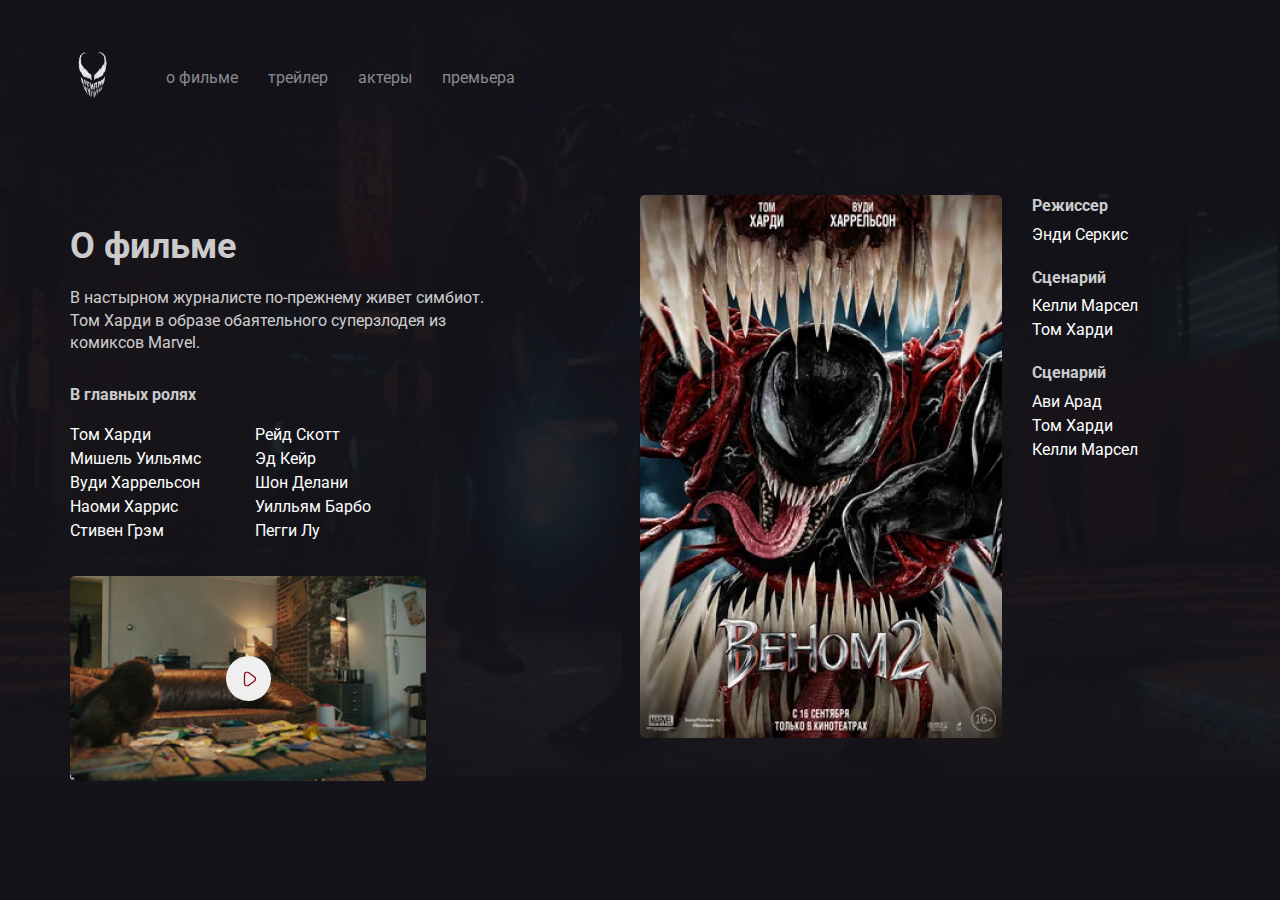
<file: about.html>
<!DOCTYPE html>
<html lang="ru">
<head>
    <meta charset="UTF-8">
    <meta http-equiv="X-UA-Compatible" content="IE=edge">
    <meta name="viewport" content="width=device-width, initial-scale=1.0">
    <link rel="preconnect" href="https://fonts.gstatic.com">
    <link href="https://fonts.googleapis.com/css2?family=Roboto&display=swap" rel="stylesheet">
    <link rel="stylesheet" href="./css/normalize.css">
    <link rel="stylesheet" href="./css/style.css">
    <title>о фильме - Venom 2</title>
</head>
<body class="primary-bg">
    <div class="container">
        <header class="header">
            <a href="index.html" class="logo-link">
                <img width="46" height="71" src="img/i-removebg-preview 1.png" alt="log0: venom" class="logo-img">
            </a>
            <nav class="nav">
                <button class="menu-button">
                    <span class="menu-button-text">Меню</span>
                    <img src="img/menu.svg" alt="icon: burger menu" class="menu-button-icon">
                </button>
                <button class="menu-close">
                    <span class="menu-close-text">закрыть</span>
                    <img src="img/arrow.svg" alst="icon arrow right" class="menu-close-icon">
                </button>
                <button class="menu-close">
                    <span class="menu-close-text">закрыть</span>
                    <img src="img/arrow.svg" alt="icon: arrow right" class="menu-close-icon">
                </button>
                <ul class="nav-menu">
                    <li class="nav-menu-item">
                        <a href="about.html" class="nav-menu-link">о фильме</a>
                    </li>
                    <li class="nav-menu-item">
                        <a href="trailer.html" class="nav-menu-link">трейлер</a>
                    </li>
                    <li class="nav-menu-item">
                        <a href="actors.html" class="nav-menu-link">актеры</a>
                    </li>
                    <li class="nav-menu-item">
                        <a href="premier.html" class="nav-menu-link">премьера</a>
                    </li>
                </ul>
            </nav>
        </header>
        <div class="content">
            <div class="col">
                <h2 class="content-title">О фильме</h2>
                <p class="content-text">В настырном журналисте по-прежнему живет симбиот. Том Харди в образе обаятельного суперзлодея из комиксов Marvel.</p>
                <h3 class="content-subtitle">В главных ролях</h3>
                <ul class="list column-2">
                    <li class="list-item">Том Харди</li>
                    <li class="list-item">Мишель Уильямс</li>
                    <li class="list-item">Вуди Харрельсон</li>
                    <li class="list-item">Наоми Харрис</li>
                    <li class="list-item">Стивен Грэм</li>
                    <li class="list-item">Рейд Скотт</li>
                    <li class="list-item">Эд Кейр</li>
                    <li class="list-item">Шон Делани</li>
                    <li class="list-item">Уилльям Барбо</li>
                    <li class="list-item">Пегги Лу</li>
                </ul>
                <div class="trailer">
                    <button class="play">
                        <img src="img/play.svg" alt="icon: play" class="play-icon">
                    </button>
                </div>
            </div>
            <div class="col">
                <div class="poster-wrapper">
                    <img src="img/poster.jpg" alt="photo: poster venom 2" class="poster">
                <div class="creators">
                    <h3 class="content-subtitle">Режиссер</h3>
                    <ul class="list">
                        <li class="list-item">Энди Серкис</li>
                    </ul>
                    <h3 class="content-subtitle">Сценарий</h3>
                    <ul class="list">
                        <li class="list-item">Келли Марсел</li>
                        <li class="list-item">Том Харди</li>
                    </ul>
                    <h3 class="content-subtitle">Сценарий</h3>
                    <ul class="list">
                        <li class="list-item">Ави Арад</li>
                        <li class="list-item">Том Харди</li>
                        <li class="list-item">Келли Марсел</li>
                    </ul>   
                </div>     
  
                </div>
            </div>
        </div>
    </div>
    <script src="js/main.js"></script>
</body>
</html>
</file>
<file: css/style.css>
body{
    background-color: #14131a;
    color: #fff;
    font-family: 'Roboto', sans-serif;
}
img {
    max-width: 100%;
}
.container{
    max-width: 1140px;
    width: 90%;
    margin:auto;
}
.venom{
    position: absolute;
    top:0;
    right: 0;
    max-width: 728px;
    width: 50%;
}
.header{
    display: flex;
    align-items: center;
    padding-top: 40px;
    margin-bottom: 80px;
  
}
.logo-link{
    display: inline-block;
    margin-right: 50px;
}
.nav-menu{
    margin:0;
    padding:0;
    list-style: none;
    display:flex;
}
.nav-menu-item{
    margin-right: 30px;
}
.menu-close {
    position: fixed;
    right: 25px;
    top: 25px;
    display: flex;
    align-items: center;
    z-index: 10;
    border: none;
    background-color: #fff;
    cursor: pointer;
}
.menu-close-text {
    margin-right: 10px;
}
.nav-menu-link{
    text-decoration: none;
    color: rgba(255, 255, 255, 0.5);

}

.film-date{
    display: block;
    font-size: 24px;
    line-height: 28px;
    color: rgba(255, 255, 255, 0.8);
    margin-bottom: 2%;
}
.film-description{
    margin-top: 3%;
    max-width: 420px;
    font-size: 16px;
    line-height: 140%;
    color: rgba(255, 255, 255, 0.8);
}
.film-logo{
    width: 70%;
}
.button{
    padding: 15px 30px;
    border:none;
    border-radius: 5px;
    text-decoration: none;
    cursor: pointer;
}
.button-icon, .button-text {
    display: inline-block;
    vertical-align: middle;
}
.button-text{
    font-size: 14px;
    line-height: 16px;
    margin-left: 10px;

}
.button-primary {
    color: #8D0019;
    background-color: #FFFF;
}
.button-link{
    color: #fff;
}
.button-group {
    margin-top: 5%;
}

.blood{
    background: url('../img/blood.png') no-repeat top right / 70%, #14131A url('../img/background.jpg') no-repeat center / 100%;
}
.primary-bg{
    background:#14131A url('../img/background.jpg') no-repeat center center / 100%;
}


.content{
    display: flex;
}
.col{
    flex-basis: 50%;
}


.content-title {
    font-weight: bold;
    font-size: 36px;
    line-height: 42px;
    color:  rgba(255, 255, 255, 0.8); 
    margin-bottom: 20px;  
}
.content-subtitle{
    font-size: 16px;
    line-height: 140%;
    color: rgba(255, 255, 255, 0.8);
    margin-bottom: 15px;
    margin-top: 0;
}
.content-text{
    font-size: 16px;
    line-height: 140%;
    color: rgba(255, 255, 255, 0.8);
    max-width: 432px;
    margin-bottom: 30px;
}
.content .list {
    list-style-type: none;
    padding: 0;
}
.list-item{
    line-height: 1.5;
}
.column-2{
    -webkit-column-count: 2;
    -moz-column-count: 2;
    column-count: 2;
    -webkit-column-gap: 20px;
    column-gap: 20px;
    max-width: 350px;
}
.content .trailer {
    width: 356px;
    height: 205px;
    background: url("../img/trailer-cover.jpg") no-repeat center / contain;
    border-radius: 5px;
    display: flex;
    align-items: center;
    justify-content: center;
    margin-top: 33px;
}
.trailer .play{
    width: 45px;
    height: 45px;
    border-radius: 50%;
    border: none;
    cursor: pointer;
}

.trailer .play-icon{
    transform: translate(1px, 3px);
}
.poster-wrapper{
    display: flex;
    align-items: start;
}
.poster{
    width: 362px;
    border-radius: 5px;
    margin-right: 30px;
}
.poster-wrapper .content-subtitle{
    margin-bottom: 5px;
}

.poster-wrapper .list{
    margin: 0;
    margin-bottom: 20px;
}
.menu-button {
    display: none;
}
.menu-close {
    display: none;
}

@media (max-width: 1024px) {
    .content {
        flex-direction:column;
        padding-bottom: 5%;
    }
    .col {
        margin-bottom: 5%;
    }
    .header {
        margin-bottom: 4%;
    }
    .film{
        margin-top: 20%;
    }
}
@media (max-width: 768px){
    .blood{
        background: #14131a;
    }
    .venom{
        top:10%;
    }
}
@media (max-width: 576px) {
    .venom {
        top: 20%;
        width: 30%;
    }
    .nav-menu {
        position: fixed;
        left:0;
        top: 0;
        z-index: 9;
        width: 100%;
        height: 100%;
        background-color: #fff;
        display: flex;
        justify-content: center;
        align-items: center;
        flex-direction: column;
        transform: translate(100%);
        transition: transform 0.2s;
    }
    .nav-menu-item{
        margin-bottom: 2%;
        margin-top: 2%;
        margin-right: 0;
    }
    .menu-close{
        position: fixed;
        opacity: 0;
        right: 25px;
        top: 65px;
        display: flex;
        align-items: center;
        z-index: 10;
        border:none;
        background-color: #fff;
        cursor: pointer;
        transform: translate(300%);
        transition: transform 0.2s;
        transition-delay: 0.4s;
    }
    .is-active {
        transform: translate(0);
        opacity: 1;
    }
    .menu-close-text {
        margin-right: 10px;
    }
    .nav-menu-link {
        color: #14131a;
    }
  
    .nav{
        margin-left: auto;
    }
    .menu-button {
        display: flex;
        align-items: center;
        justify-content: center;
        padding: 10px;
        border: none;
        background-color: #14131a;
        cursor: pointer;
        color: #fff; 
    }
    .menu-button-text{
        margin-right: 10px;
    }
    .button-group {
        display: flex;
        align-items: center;
        justify-content: center;
        flex-direction: column;
    }
    .film-text{
        text-align: center;
    }
    .poster-wrapper {
        flex-direction: column;
    }
    .poster{
        margin-bottom: 4%;
    }
    .contgent .trailer {
        max-width: 350px;
        width: 100%;
    }
    .poster{
        margin-right: 0;
        width: 100%;
    }
    .column-2 {
        column-count: 1;
    }
}
</file>
